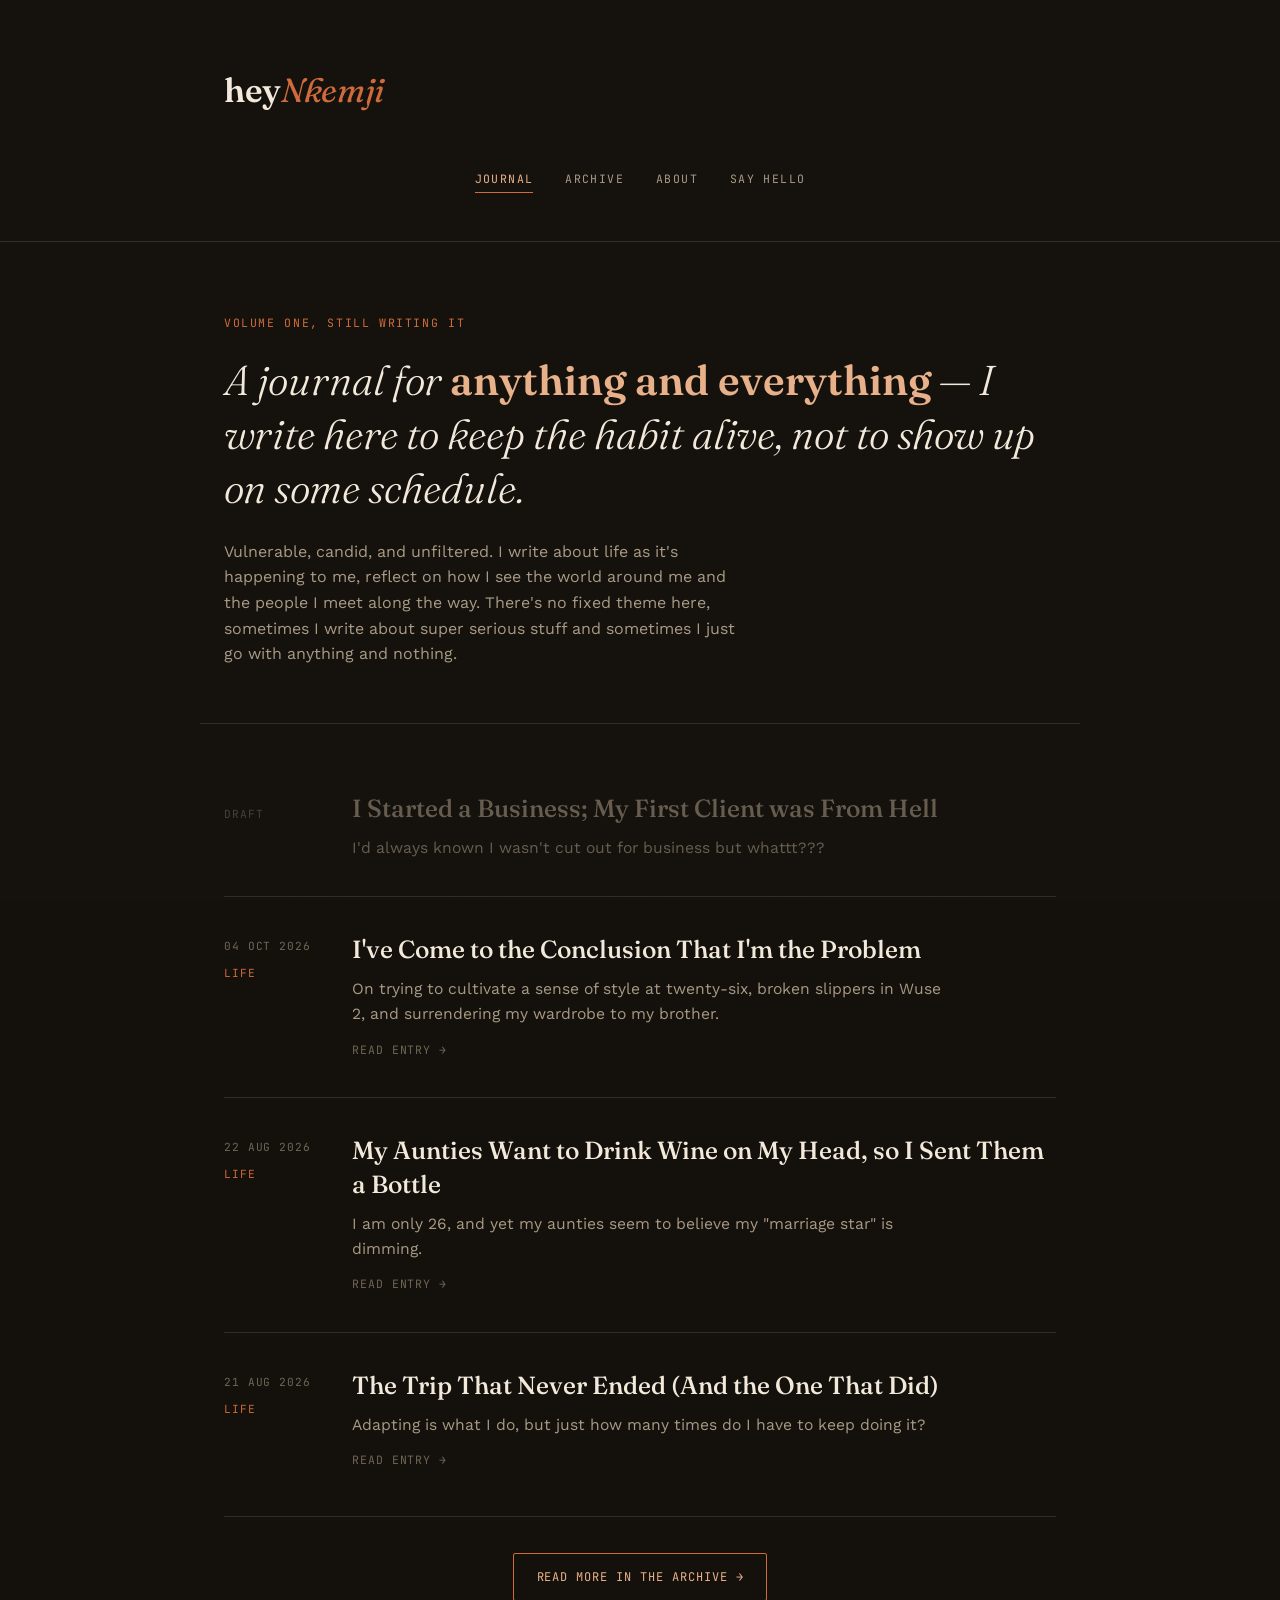
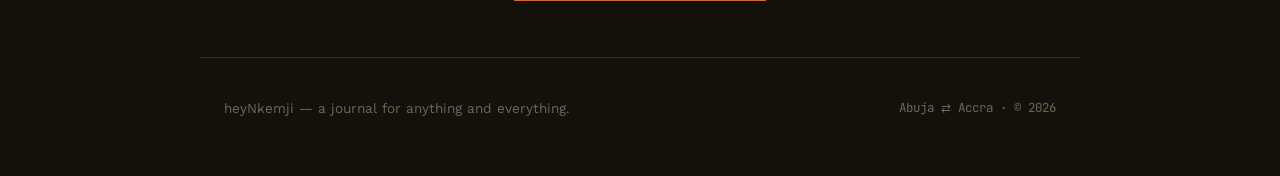
<file: index.html>
<!DOCTYPE html>
<html lang="en">
<head>
<!-- Google tag (gtag.js) -->
  <script async src="https://www.googletagmanager.com/gtag/js?id=G-J013FSRH0H"></script>
  <script>
    window.dataLayer = window.dataLayer || [];
    function gtag(){dataLayer.push(arguments);}
    gtag('js', new Date());

    gtag('config', 'G-J013FSRH0H');
  </script>
  <meta charset="UTF-8">
<meta name="viewport" content="width=device-width, initial-scale=1.0">
<title>heyNkemji — journal</title>
<meta name="description" content="A journal for anything and everything — written by Nkemji.">
<link rel="preconnect" href="https://fonts.googleapis.com">
<link rel="preconnect" href="https://fonts.gstatic.com" crossorigin>
<link href="https://fonts.googleapis.com/css2?family=Fraunces:ital,wght@0,300;0,500;0,600;1,300;1,400&family=Work+Sans:wght@400;500&family=JetBrains+Mono:wght@400;500&display=swap" rel="stylesheet">
<link rel="icon" type="image/png" href="/favicon.png">
<link rel="apple-touch-icon" href="/favicon.png">
<!-- Open Graph / Facebook / WhatsApp / LinkedIn -->
  <meta property="og:type" content="article">
  <meta property="og:site_name" content="heyNkemji">
  <meta property="og:title" content="heyNkemji — journal">
  <meta property="og:description" content="A journal for anything and everything — written by Nkemji.">
  <meta property="og:url" content="https://heynkemji.vercel.app/index.html">
  <meta property="og:image" content="https://heynkemji.vercel.app/og-image.jpg">
  <meta property="og:image:width" content="1200">
  <meta property="og:image:height" content="630">

  <!-- Twitter / X Cards -->
  <meta name="twitter:card" content="summary_large_image">
  <meta name="twitter:title" content="heyNkemji — journal">
  <meta name="twitter:description" content="A journal for anything and everything — written by Nkemji.">
  <meta name="twitter:image" content="https://heynkemji.vercel.app/og-image.jpg">
<link rel="stylesheet" href="css/styles.css">
</head>
<body>

<header class="masthead">
  <div class="masthead__top wrap">
    <a href="index.html" class="wordmark">hey<em>Nkemji</em></a>
    <button class="nav-toggle" aria-label="Toggle navigation" aria-expanded="false">
      <span></span><span></span><span></span>
    </button>
  </div>
  <nav class="site-nav" id="site-nav">
    <div class="wrap" style="display:flex; gap:2rem; flex-wrap:wrap;">
      <a href="index.html" aria-current="page">Journal</a>
      <a href="archive.html">Archive</a>
      <a href="about.html">About</a>
      <a href="contact.html">Say hello</a>
    </div>
  </nav>
</header>

<section class="intro wrap">
  <span class="intro__eyebrow">Volume one, still writing it</span>
  <p class="intro__statement">
    A journal for <strong>anything and everything</strong> — I write here to keep the habit alive, not to show up on some schedule.
  </p>
  <p class="intro__sub">
    Vulnerable, candid, and unfiltered. I write about life as it's happening to me, reflect on how I see the world around me and the people I meet along the way. There's no fixed theme here, sometimes I write about super serious stuff and sometimes I just go with anything and nothing.
</section>

<main class="wrap">
  <div class="entries">
<!-- ENTRIES:START -->
    <article class="entry entry--draft">
      <div class="entry__meta">
        <span class="tag">Draft</span>
      </div>
      <div>
        <h2 class="entry__title"><span>I Started a Business; My First Client was From Hell</span></h2>
        <p class="entry__excerpt">I'd always known I wasn't cut out for business but whattt???</p>
      </div>
    </article>

    <article class="entry">
      <div class="entry__meta">
        <time datetime="2026-10-04">04 Oct 2026</time>
        <span class="tag">Life</span>
      </div>
      <div>
        <h2 class="entry__title"><a href="ive-come-to-the-conclusion-that-im-the-problem.html">I've Come to the Conclusion That I'm the Problem</a></h2>
        <p class="entry__excerpt">On trying to cultivate a sense of style at twenty-six, broken slippers in Wuse 2, and surrendering my wardrobe to my brother.</p>
        <a class="entry__read" href="ive-come-to-the-conclusion-that-im-the-problem.html">Read entry</a>
      </div>
    </article>

    <article class="entry">
      <div class="entry__meta">
        <time datetime="2026-08-22">22 Aug 2026</time>
        <span class="tag">Life</span>
      </div>
      <div>
        <h2 class="entry__title"><a href="my-aunties-want-to-drink-wine-on-top-of-my-head.html">My Aunties Want to Drink Wine on My Head, so I Sent Them a Bottle</a></h2>
        <p class="entry__excerpt">I am only 26, and yet my aunties seem to believe my "marriage star" is dimming.</p>
        <a class="entry__read" href="my-aunties-want-to-drink-wine-on-top-of-my-head.html">Read entry</a>
      </div>
    </article>

    <article class="entry">
      <div class="entry__meta">
        <time datetime="2026-08-21">21 Aug 2026</time>
        <span class="tag">Life</span>
      </div>
      <div>
        <h2 class="entry__title"><a href="the-trip-that-never-ended.html">The Trip That Never Ended (And the One That Did)</a></h2>
        <p class="entry__excerpt">Adapting is what I do, but just how many times do I have to keep doing it?</p>
        <a class="entry__read" href="the-trip-that-never-ended.html">Read entry</a>
      </div>
    </article>

    <div class="entries__more">
      <a class="btn" href="archive.html">Read more in the archive →</a>
    </div>
<!-- ENTRIES:END -->
  </div>
</main>

<footer class="site-footer wrap">
  <p>heyNkemji — a journal for anything and everything.</p>
  <p class="footer-meta">Abuja ⇄ Accra · © <span id="year"></span></p>
</footer>

<script src="js/main.js"></script>
</body>
</html>
</file>
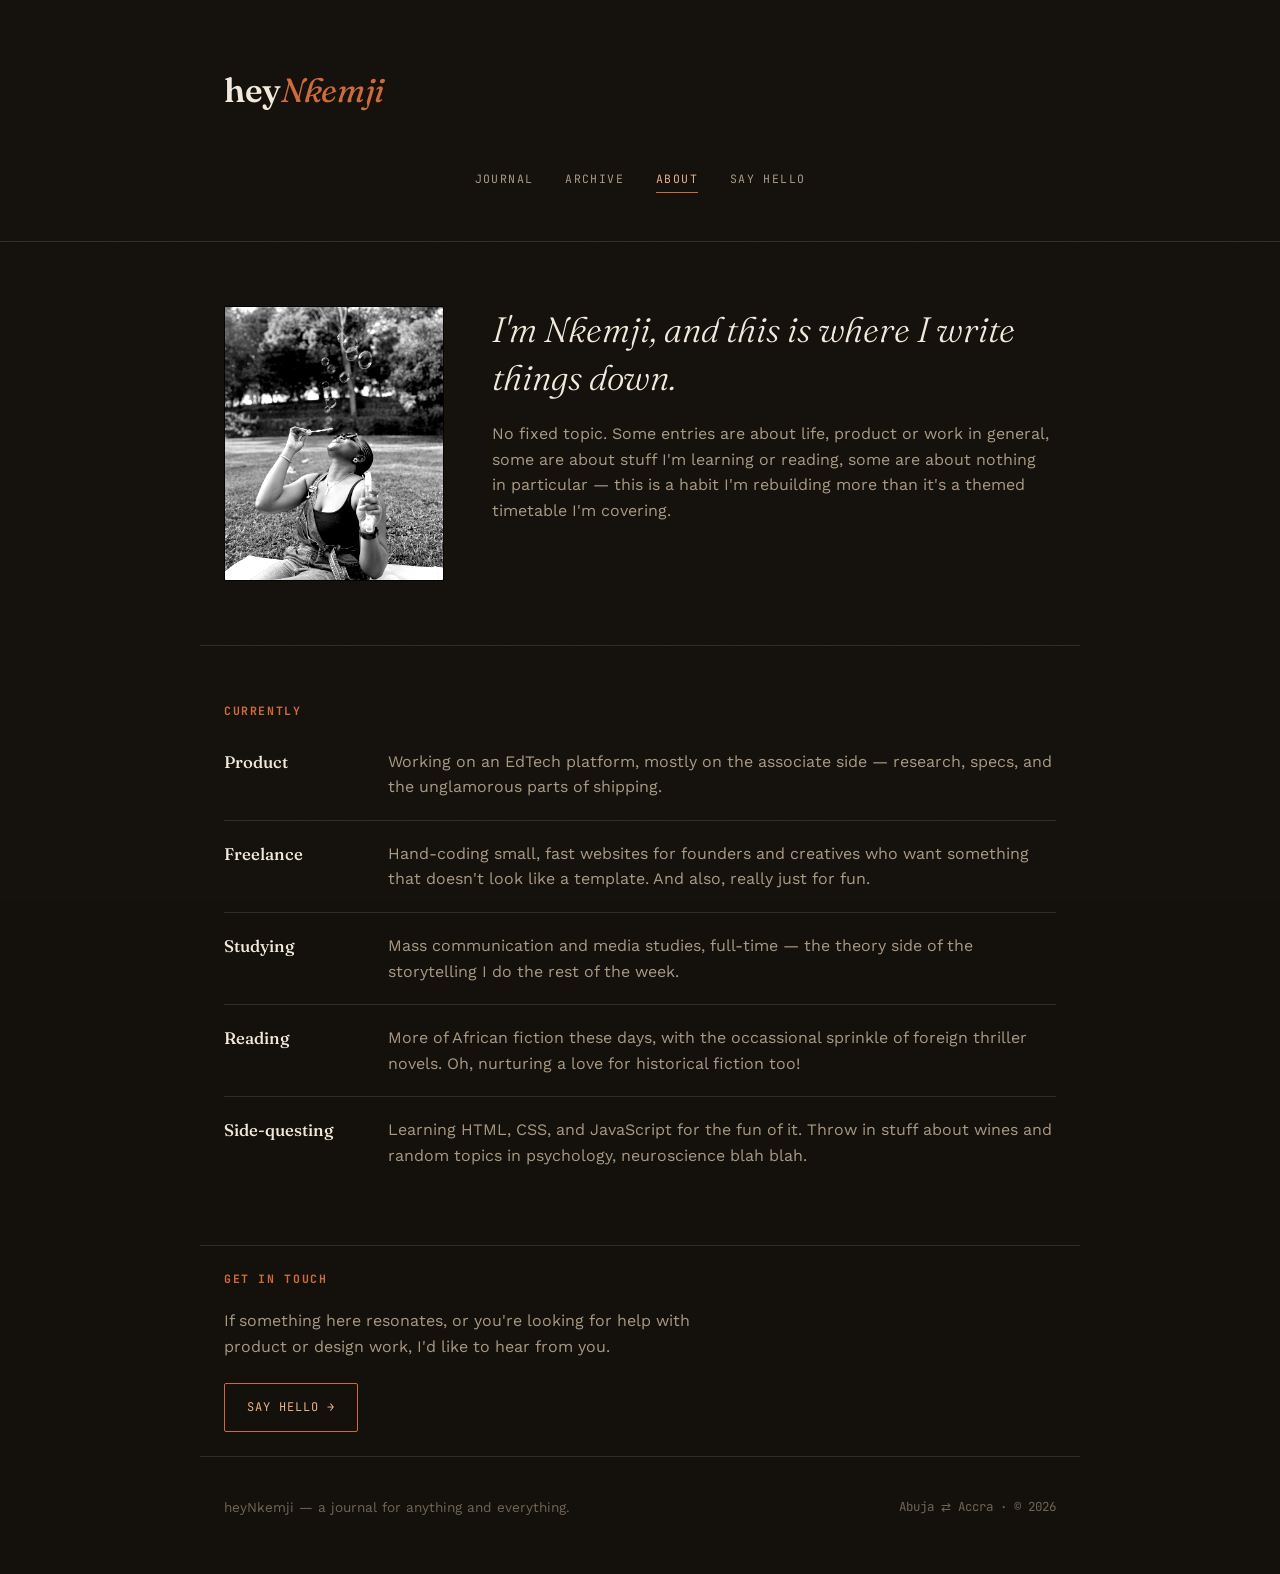
<file: about.html>
<!DOCTYPE html>
<html lang="en">
<head>
<!-- Google tag (gtag.js) -->
  <script async src="https://www.googletagmanager.com/gtag/js?id=G-J013FSRH0H"></script>
  <script>
    window.dataLayer = window.dataLayer || [];
    function gtag(){dataLayer.push(arguments);}
    gtag('js', new Date());

    gtag('config', 'G-J013FSRH0H');
  </script>
  <meta charset="UTF-8">
<meta name="viewport" content="width=device-width, initial-scale=1.0">
<title>About — heyNkemji</title>
<meta name="description" content="A bit about Nkemji — product, freelance design, and where the two overlap.">
<link rel="preconnect" href="https://fonts.googleapis.com">
<link rel="preconnect" href="https://fonts.gstatic.com" crossorigin>
<link href="https://fonts.googleapis.com/css2?family=Fraunces:ital,wght@0,300;0,500;0,600;1,300;1,400&family=Work+Sans:wght@400;500&family=JetBrains+Mono:wght@400;500&display=swap" rel="stylesheet">
<link rel="stylesheet" href="css/styles.css">
<link rel="icon" type="image/png" href="/favicon.png">
<link rel="apple-touch-icon" href="/favicon.png">

<!-- Open Graph / Facebook / WhatsApp / LinkedIn -->
  <meta property="og:type" content="article">
  <meta property="og:site_name" content="heyNkemji">
  <meta property="og:title" content="heyNkemji — journal">
  <meta property="og:description" content="A journal for anything and everything — written by Nkemji.">
  <meta property="og:url" content="https://heynkemji.vercel.app/index.html">
  <meta property="og:image" content="https://heynkemji.vercel.app/og-image.jpg">
  <meta property="og:image:width" content="1200">
  <meta property="og:image:height" content="630">

  <!-- Twitter / X Cards -->
  <meta name="twitter:card" content="summary_large_image">
  <meta name="twitter:title" content="heyNkemji — journal">
  <meta name="twitter:description" content="A journal for anything and everything — written by Nkemji.">
  <meta name="twitter:image" content="https://heynkemji.vercel.app/og-image.jpg">
</head>
<body>

<header class="masthead">
  <div class="masthead__top wrap">
    <a href="index.html" class="wordmark">hey<em>Nkemji</em></a>
    <button class="nav-toggle" aria-label="Toggle navigation" aria-expanded="false">
      <span></span><span></span><span></span>
    </button>
  </div>
  <nav class="site-nav" id="site-nav">
    <div class="wrap" style="display:flex; gap:2rem; flex-wrap:wrap;">
      <a href="index.html">Journal</a>
      <a href="archive.html">Archive</a>
      <a href="about.html" aria-current="page">About</a>
      <a href="contact.html">Say hello</a>
    </div>
  </nav>
</header>

<main>
  <section class="about-hero wrap">
    <div ><img src="about-portrait.jpg" class="about-portrait" alt="Nkemjikah"></div>
    
    <div>
      <h1>I'm Nkemji, and this is where I write things down.</h1>
      <p>No fixed topic. Some entries are about life, product or work in general, some are about stuff I'm learning or reading, some are about nothing in particular — this is a habit I'm rebuilding more than it's a themed timetable I'm covering.</p>
    </div>
  </section>

  <section class="about-list wrap">
    <h2>Currently</h2>
    <ul>
      <li>
        <strong>Product</strong>
        <span>Working on an EdTech platform, mostly on the associate side — research, specs, and the unglamorous parts of shipping.</span>
      </li>
      <li>
        <strong>Freelance</strong>
        <span>Hand-coding small, fast websites for founders and creatives who want something that doesn't look like a template. And also, really just for fun.</span>
      </li>
      <li>
        <strong>Studying</strong>
        <span>Mass communication and media studies, full-time — the theory side of the storytelling I do the rest of the week.</span>
      </li>
       <li>
        <strong>Reading</strong>
        <span>More of African fiction these days, with the occassional sprinkle of foreign thriller novels. Oh, nurturing a love for historical fiction too!</span>
      </li>
      <li>
        <strong>Side-questing</strong>
        <span>Learning HTML, CSS, and JavaScript for the fun of it. Throw in stuff about wines and random topics in psychology, neuroscience blah blah.</span>
      </li>
    </ul>
  </section>

  <section class="wrap">
    <h2 style="font-family: var(--font-mono); font-size: 0.72rem; letter-spacing: 0.14em; text-transform: uppercase; color: var(--accent); margin-bottom: 1.25rem;">Get in touch</h2>
    <p style="color: var(--ink-dim); max-width: 52ch; margin-bottom: 1.5rem;">If something here resonates, or you're looking for help with product or design work, I'd like to hear from you.</p>
    <a class="btn" href="contact.html">Say hello →</a>
  </section>
</main>

<footer class="site-footer wrap">
  <p>heyNkemji — a journal for anything and everything.</p>
  <p class="footer-meta">Abuja ⇄ Accra · © <span id="year"></span></p>
</footer>

<script src="js/main.js"></script>
</body>
</html>
</file>
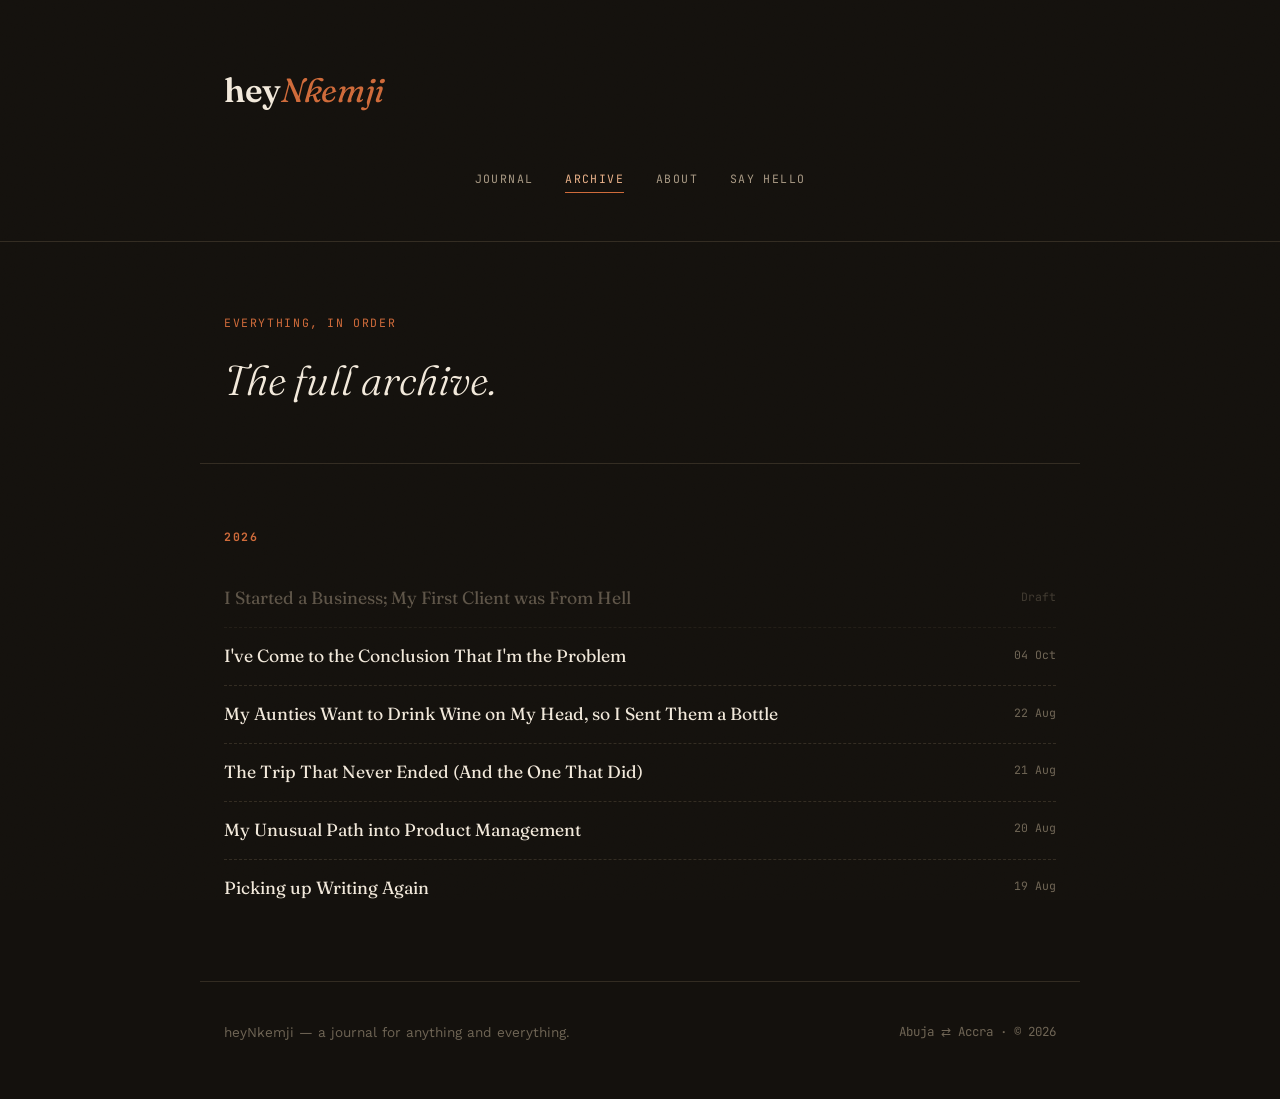
<file: archive.html>
<!DOCTYPE html>
<html lang="en">
<head>
<!-- Google tag (gtag.js) -->
  <script async src="https://www.googletagmanager.com/gtag/js?id=G-J013FSRH0H"></script>
  <script>
    window.dataLayer = window.dataLayer || [];
    function gtag(){dataLayer.push(arguments);}
    gtag('js', new Date());

    gtag('config', 'G-J013FSRH0H');
  </script>
  <meta charset="UTF-8">
<meta name="viewport" content="width=device-width, initial-scale=1.0">
<title>Archive — heyNkemji</title>
<meta name="description" content="Every entry, grouped by year.">
<link rel="preconnect" href="https://fonts.googleapis.com">
<link rel="preconnect" href="https://fonts.gstatic.com" crossorigin>
<link href="https://fonts.googleapis.com/css2?family=Fraunces:ital,wght@0,300;0,500;0,600;1,300;1,400&family=Work+Sans:wght@400;500&family=JetBrains+Mono:wght@400;500&display=swap" rel="stylesheet">
<link rel="icon" type="image/png" href="/favicon.png">
<link rel="apple-touch-icon" href="/favicon.png">
<!-- Open Graph / Facebook / WhatsApp / LinkedIn -->
  <meta property="og:type" content="article">
  <meta property="og:site_name" content="heyNkemji">
  <meta property="og:title" content="heyNkemji — journal">
  <meta property="og:description" content="A journal for anything and everything — written by Nkemji.">
  <meta property="og:url" content="https://heynkemji.vercel.app/index.html">
  <meta property="og:image" content="https://heynkemji.vercel.app/og-image.jpg">
  <meta property="og:image:width" content="1200">
  <meta property="og:image:height" content="630">

  <!-- Twitter / X Cards -->
  <meta name="twitter:card" content="summary_large_image">
  <meta name="twitter:title" content="heyNkemji — journal">
  <meta name="twitter:description" content="A journal for anything and everything — written by Nkemji.">
  <meta name="twitter:image" content="https://heynkemji.vercel.app/og-image.jpg">
<link rel="stylesheet" href="css/styles.css">
</head>
<body>

<header class="masthead">
  <div class="masthead__top wrap">
    <a href="index.html" class="wordmark">hey<em>Nkemji</em></a>
    <button class="nav-toggle" aria-label="Toggle navigation" aria-expanded="false">
      <span></span><span></span><span></span>
    </button>
  </div>
  <nav class="site-nav" id="site-nav">
    <div class="wrap" style="display:flex; gap:2rem; flex-wrap:wrap;">
      <a href="index.html">Journal</a>
      <a href="archive.html" aria-current="page">Archive</a>
      <a href="about.html">About</a>
      <a href="contact.html">Say hello</a>
    </div>
  </nav>
</header>

<section class="intro wrap">
  <span class="intro__eyebrow">Everything, in order</span>
  <p class="intro__statement">The full archive.</p>
</section>

<main class="wrap">
<!-- ARCHIVE:START -->
  <div class="archive-year">
    <h2>2026</h2>
    <div class="archive-row archive-row--draft">
      <span>I Started a Business; My First Client was From Hell</span>
      <span class="archive-date">Draft</span>
    </div>
    <div class="archive-row">
      <a href="ive-come-to-the-conclusion-that-im-the-problem.html">I've Come to the Conclusion That I'm the Problem</a>
      <span class="archive-date">04 Oct</span>
    </div>
    <div class="archive-row">
      <a href="my-aunties-want-to-drink-wine-on-top-of-my-head.html">My Aunties Want to Drink Wine on My Head, so I Sent Them a Bottle</a>
      <span class="archive-date">22 Aug</span>
    </div>
    <div class="archive-row">
      <a href="the-trip-that-never-ended.html">The Trip That Never Ended (And the One That Did)</a>
      <span class="archive-date">21 Aug</span>
    </div>
    <div class="archive-row">
      <a href="notes-on-becoming-a-product-manager.html">My Unusual Path into Product Management</a>
      <span class="archive-date">20 Aug</span>
    </div>
    <div class="archive-row">
      <a href="picking-up-writing-again.html">Picking up Writing Again</a>
      <span class="archive-date">19 Aug</span>
    </div>
  </div>
<!-- ARCHIVE:END -->
</main>

<footer class="site-footer wrap">
  <p>heyNkemji — a journal for anything and everything.</p>
  <p class="footer-meta">Abuja ⇄ Accra · © <span id="year"></span></p>
</footer>

<script src="js/main.js"></script>
</body>
</html>
</file>
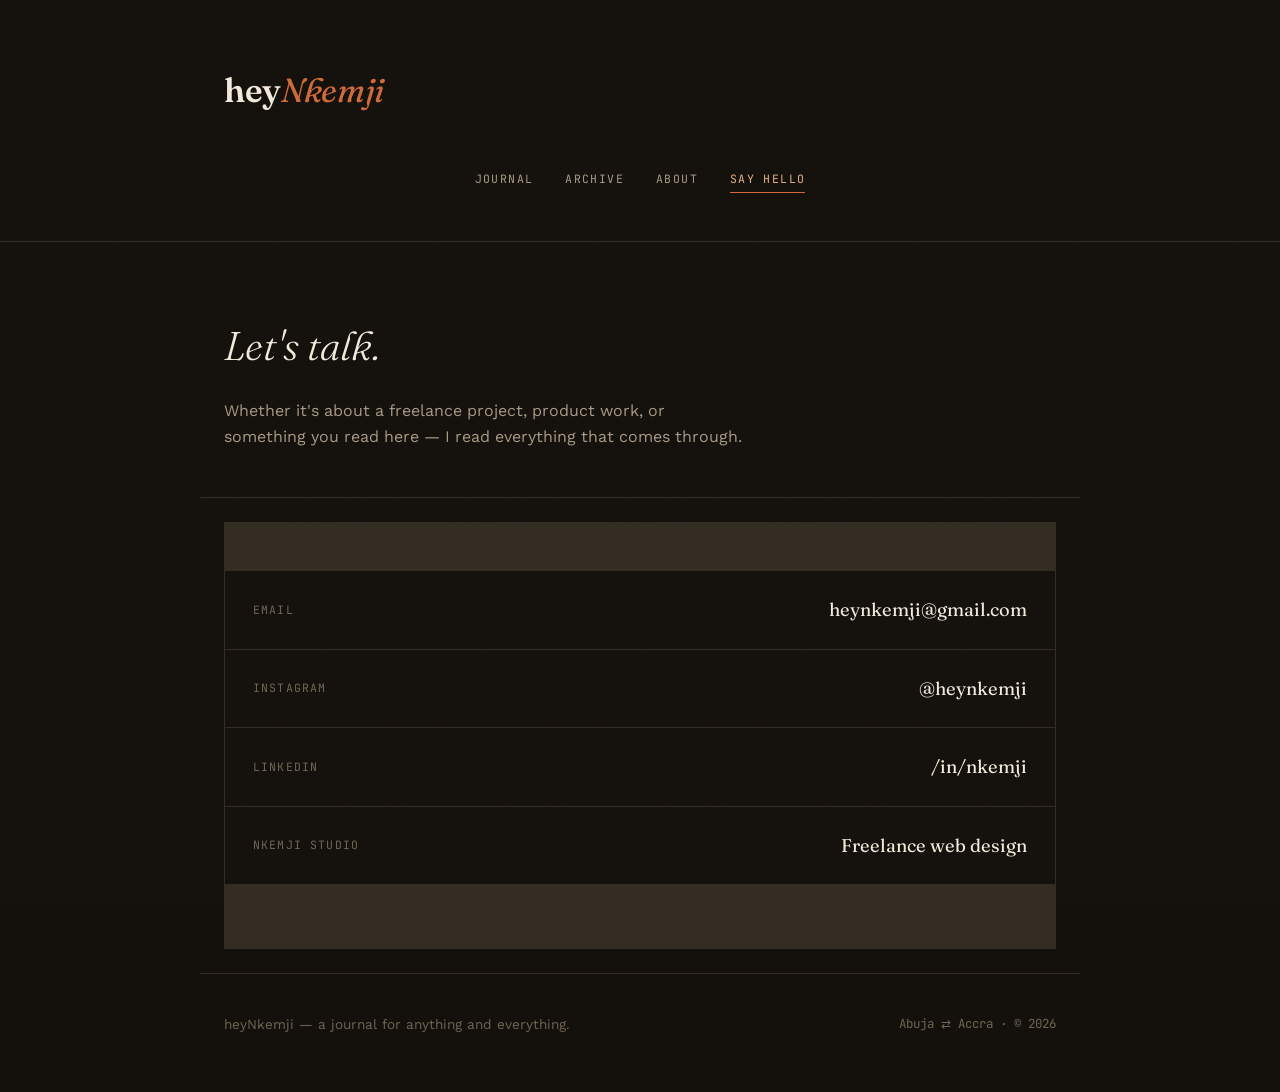
<file: contact.html>
<!DOCTYPE html>
<html lang="en">
<head>
<!-- Google tag (gtag.js) -->
  <script async src="https://www.googletagmanager.com/gtag/js?id=G-J013FSRH0H"></script>
  <script>
    window.dataLayer = window.dataLayer || [];
    function gtag(){dataLayer.push(arguments);}
    gtag('js', new Date());

    gtag('config', 'G-J013FSRH0H');
  </script>
  <meta charset="UTF-8">
<meta name="viewport" content="width=device-width, initial-scale=1.0">
<title>Say hello — heyNkemji</title>
<meta name="description" content="Get in touch with Nkemji.">
<link rel="preconnect" href="https://fonts.googleapis.com">
<link rel="preconnect" href="https://fonts.gstatic.com" crossorigin>
<link href="https://fonts.googleapis.com/css2?family=Fraunces:ital,wght@0,300;0,500;0,600;1,300;1,400&family=Work+Sans:wght@400;500&family=JetBrains+Mono:wght@400;500&display=swap" rel="stylesheet">
<link rel="icon" type="image/png" href="/favicon.png">
<link rel="apple-touch-icon" href="/favicon.png">
<!-- Open Graph / Facebook / WhatsApp / LinkedIn -->
  <meta property="og:type" content="article">
  <meta property="og:site_name" content="heyNkemji">
  <meta property="og:title" content="heyNkemji — journal">
  <meta property="og:description" content="A journal for anything and everything — written by Nkemji.">
  <meta property="og:url" content="https://heynkemji.vercel.app/index.html">
  <meta property="og:image" content="https://heynkemji.vercel.app/og-image.jpg">
  <meta property="og:image:width" content="1200">
  <meta property="og:image:height" content="630">

  <!-- Twitter / X Cards -->
  <meta name="twitter:card" content="summary_large_image">
  <meta name="twitter:title" content="heyNkemji — journal">
  <meta name="twitter:description" content="A journal for anything and everything — written by Nkemji.">
  <meta name="twitter:image" content="https://heynkemji.vercel.app/og-image.jpg">
<link rel="stylesheet" href="css/styles.css">
</head>
<body>

<header class="masthead">
  <div class="masthead__top wrap">
    <a href="index.html" class="wordmark">hey<em>Nkemji</em></a>
    <button class="nav-toggle" aria-label="Toggle navigation" aria-expanded="false">
      <span></span><span></span><span></span>
    </button>
  </div>
  <nav class="site-nav" id="site-nav">
    <div class="wrap" style="display:flex; gap:2rem; flex-wrap:wrap;">
      <a href="index.html">Journal</a>
      <a href="archive.html">Archive</a>
      <a href="about.html">About</a>
      <a href="contact.html" aria-current="page">Say hello</a>
    </div>
  </nav>
</header>

<main>
  <section class="contact-hero wrap">
    <h1>Let's talk.</h1>
    <p>Whether it's about a freelance project, product work, or something you read here — I read everything that comes through.</p>
  </section>

  <section class="wrap">
    <div class="contact-links">
      <a href="mailto:heynkemji@gmail.com">
        <span class="label">Email</span>
        <span class="value">heynkemji@gmail.com</span>
      </a>
      <a href="https://www.instagram.com/heynkemji" target="_blank" rel="noopener">
        <span class="label">Instagram</span>
        <span class="value">@heynkemji</span>
      </a>
      <a href="https://www.linkedin.com/in/thepreciouschuckson/" target="_blank" rel="noopener">
        <span class="label">LinkedIn</span>
        <span class="value">/in/nkemji</span>
      </a>
      <a href="https://nkemjistudio.vercel.app" target="_blank" rel="noopener">
        <span class="label">Nkemji Studio</span>
        <span class="value">Freelance web design</span>
      </a>
    </div>
  </section>
</main>

<footer class="site-footer wrap">
  <p>heyNkemji — a journal for anything and everything.</p>
  <p class="footer-meta">Abuja ⇄ Accra · © <span id="year"></span></p>
</footer>

<script src="js/main.js"></script>
</body>
</html>
</file>
<file: css/styles.css>
/* ==========================================================================
   heyNkemji — stylesheet
   A dark, editorial personal journal. Warm espresso background, burnt-orange
   accent, Fraunces for voice, Work Sans for reading, JetBrains Mono for
   marginalia (dates, tags, labels).
   ========================================================================== */

:root {
  --bg: #14110d;
  --bg-alt: #1c1812;
  --bg-raised: #221c15;
  --ink: #f2e9db;
  --ink-dim: #a89984;
  --ink-faint: #6f6555;
  --accent: #cf6a3a;
  --accent-soft: #e8b088;
  --line: #332c22;

  --font-display: "Fraunces", Georgia, serif;
  --font-body: "Work Sans", -apple-system, BlinkMacSystemFont, sans-serif;
  --font-mono: "JetBrains Mono", ui-monospace, Menlo, monospace;

  --wrap: 880px;
  --wrap-wide: 1040px;
}

/* -------------------- reset -------------------- */
*, *::before, *::after { box-sizing: border-box; }
html { scroll-behavior: smooth; }
body {
  margin: 0;
  background: var(--bg);
  color: var(--ink);
  font-family: var(--font-body);
  font-size: 16px;
  line-height: 1.6;
  -webkit-font-smoothing: antialiased;
  position: relative;
}
img { max-width: 100%; display: block; }
a { color: inherit; text-decoration: none; }
ul { list-style: none; margin: 0; padding: 0; }
h1, h2, h3, p { margin: 0; }
button { font: inherit; background: none; border: none; color: inherit; cursor: pointer; }

/* film-grain atmosphere, signature texture across every page */
body::before {
  content: "";
  position: fixed;
  inset: 0;
  z-index: 999;
  pointer-events: none;
  opacity: 0.045;
  mix-blend-mode: overlay;
  background-image: url("data:image/svg+xml,%3Csvg xmlns='http://www.w3.org/2000/svg' width='160' height='160'%3E%3Cfilter id='n'%3E%3CfeTurbulence type='fractalNoise' baseFrequency='0.9' numOctaves='2' stitchTiles='stitch'/%3E%3C/filter%3E%3Crect width='100%25' height='100%25' filter='url(%23n)'/%3E%3C/svg%3E");
}

@media (prefers-reduced-motion: reduce) {
  html { scroll-behavior: auto; }
  * { animation-duration: 0.001ms !important; transition-duration: 0.001ms !important; }
}

:focus-visible {
  outline: 2px solid var(--accent);
  outline-offset: 3px;
}

.wrap { max-width: var(--wrap); margin: 0 auto; padding: 1.5rem; }
.wrap--wide { max-width: var(--wrap-wide); }

/* -------------------- links with a hand-drawn underline -------------------- */
.inline-link {
  position: relative;
  color: var(--ink);
  border-bottom: 1px solid var(--ink-faint);
  transition: border-color 0.2s ease, color 0.2s ease;
}
.inline-link:hover { color: var(--accent-soft); border-color: var(--accent); }

/* -------------------- masthead -------------------- */
.masthead {
  border-bottom: 1px solid var(--line);
  padding-top: 2.5rem;
}
.masthead__top {
  display: flex;
  align-items: center;
  justify-content: space-between;
  padding-bottom: 1.75rem;
}
.wordmark {
  font-family: var(--font-display);
  font-weight: 600;
  font-size: clamp(1.6rem, 3vw, 2.1rem);
  letter-spacing: -0.01em;
  color: var(--ink);
}
.wordmark em {
  font-style: italic;
  font-weight: 400;
  color: var(--accent);
}

.nav-toggle {
  display: none;
  flex-direction: column;
  gap: 5px;
  padding: 6px;
}
.nav-toggle span {
  width: 22px;
  height: 2px;
  background: var(--ink);
  border-radius: 2px;
  transition: transform 0.2s ease, opacity 0.2s ease;
}

.site-nav {
  display: flex;
  gap: 2rem;
  padding-bottom: 1.5rem;
  font-family: var(--font-mono);
  font-size: 0.72rem;
  letter-spacing: 0.12em;
  text-transform: uppercase;
}
.site-nav a {
  color: var(--ink-dim);
  padding-bottom: 4px;
  border-bottom: 1px solid transparent;
  transition: color 0.2s ease, border-color 0.2s ease;
}
.site-nav a:hover,
.site-nav a[aria-current="page"] {
  color: var(--accent-soft);
  border-color: var(--accent);
}

@media (max-width: 640px) {
  .nav-toggle { display: flex; }
  .site-nav {
    flex-direction: column;
    gap: 1rem;
    max-height: 0;
    overflow: hidden;
    padding-bottom: 0;
    transition: max-height 0.25s ease;
  }
  .site-nav.is-open {
    max-height: 260px;
    padding-bottom: 1.5rem;
  }
}

/* -------------------- hero / intro -------------------- */
.intro {
  padding-top: 4.5rem;
  padding-bottom: 3.5rem;
  border-bottom: 1px solid var(--line);
}
.intro__eyebrow {
  font-family: var(--font-mono);
  font-size: 0.72rem;
  letter-spacing: 0.14em;
  text-transform: uppercase;
  color: var(--accent);
  margin-bottom: 1.25rem;
  display: block;
}
.intro__statement {
  font-family: var(--font-display);
  font-weight: 300;
  font-style: italic;
  font-size: clamp(1.6rem, 4vw, 2.6rem);
  line-height: 1.3;
  color: var(--ink);
  max-width: 34ch;
}
.intro__statement strong {
  font-style: normal;
  font-weight: 600;
  color: var(--accent-soft);
}
.intro__sub {
  margin-top: 1.5rem;
  color: var(--ink-dim);
  max-width: 52ch;
  font-size: 1rem;
}

/* -------------------- entry list (the gutter layout) -------------------- */
.entries { padding: 0.5rem 0 2rem; }
.entry {
  display: grid;
  grid-template-columns: 96px 1fr;
  gap: 2rem;
  padding: 2.25rem 0;
  border-top: 1px solid var(--line);
}
.entry:first-child { border-top: none; }
.entry__meta {
  font-family: var(--font-mono);
  font-size: 0.7rem;
  letter-spacing: 0.08em;
  text-transform: uppercase;
  color: var(--ink-faint);
  padding-top: 0.3rem;
}
.entry__meta .tag {
  display: block;
  margin-top: 0.6rem;
  color: var(--accent);
}
.entry__title {
  font-family: var(--font-display);
  font-weight: 500;
  font-size: clamp(1.2rem, 2.4vw, 1.55rem);
  line-height: 1.35;
}
.entry__title a { transition: color 0.2s ease; }
.entry__title a:hover { color: var(--accent-soft); }
.entry__excerpt {
  margin-top: 0.6rem;
  color: var(--ink-dim);
  font-size: 0.98rem;
  max-width: 60ch;
}
.entry__read {
  display: inline-block;
  margin-top: 0.9rem;
  font-family: var(--font-mono);
  font-size: 0.72rem;
  letter-spacing: 0.08em;
  text-transform: uppercase;
  color: var(--ink-faint);
}
.entry__read::after { content: " →"; }

.entries__more {
  text-align: center;
  padding-top: 2.25rem;
  margin-top: 0.5rem;
  border-top: 1px solid var(--line);
}

@media (max-width: 640px) {
  .entry { grid-template-columns: 1fr; gap: 0.6rem; }
  .entry__meta { display: flex; align-items: center; gap: 1rem; }
  .entry__meta .tag { margin-top: 0; }
}

/* draft entries: visible in the feed as "coming up", but not clickable */
.entry--draft { opacity: 0.55; }
.entry--draft .entry__title span { color: var(--ink-dim); cursor: default; }
.entry--draft .tag { color: var(--ink-faint); }

/* -------------------- buttons -------------------- */
.btn {
  display: inline-flex;
  align-items: center;
  gap: 0.5rem;
  font-family: var(--font-mono);
  font-size: 0.75rem;
  letter-spacing: 0.08em;
  text-transform: uppercase;
  padding: 0.85rem 1.4rem;
  border: 1px solid var(--accent);
  color: var(--accent-soft);
  border-radius: 2px;
  transition: background 0.2s ease, color 0.2s ease;
}
.btn:hover { background: var(--accent); color: var(--bg); }

/* -------------------- footer -------------------- */
.site-footer {
  border-top: 1px solid var(--line);
  padding: 2.5rem 1.5rem 3.5rem;
  display: flex;
  flex-wrap: wrap;
  justify-content: space-between;
  gap: 0.5rem;
  color: var(--ink-faint);
  font-size: 0.85rem;
}
.footer-meta { font-family: var(--font-mono); font-size: 0.78rem; }

/* -------------------- about page -------------------- */
.about-hero {
  display: grid;
  grid-template-columns: 220px 1fr;
  gap: 3rem;
  padding-top: 4rem;
  padding-bottom: 4rem;
  border-bottom: 1px solid var(--line);
  align-items: start;
}
.about-portrait {
  aspect-ratio: 4 / 5;
  background: var(--bg-alt);
  border: 1px solid var(--line);
  border-radius: 2px;
  display: flex;
  align-items: center;
  justify-content: center;
  object-fit: cover;
  filter: grayscale(100%) contrast(1.5);
}
.about-hero h1 {
  font-family: var(--font-display);
  font-weight: 300;
  font-style: italic;
  font-size: clamp(1.5rem, 3.4vw, 2.2rem);
  line-height: 1.35;
  color: var(--ink);
}
.about-hero p { margin-top: 1.25rem; color: var(--ink-dim); max-width: 56ch; }

.about-list {
  padding-top: 3.5rem;
  padding-bottom: 3.5rem;
  border-bottom: 1px solid var(--line);
}
.about-list h2 {
  font-family: var(--font-mono);
  font-size: 0.72rem;
  letter-spacing: 0.14em;
  text-transform: uppercase;
  color: var(--accent);
  margin-bottom: 1.75rem;
}
.about-list ul { display: grid; gap: 1.25rem; }
.about-list li {
  display: grid;
  grid-template-columns: 140px 1fr;
  gap: 1.5rem;
  padding-bottom: 1.25rem;
  border-bottom: 1px solid var(--line);
  color: var(--ink-dim);
}
.about-list li:last-child { border-bottom: none; }
.about-list li strong {
  font-family: var(--font-display);
  font-weight: 500;
  color: var(--ink);
  font-size: 1.05rem;
}

@media (max-width: 640px) {
  .about-hero { grid-template-columns: 1fr; }
  .about-portrait { max-width: 220px; }
  .about-list li { grid-template-columns: 1fr; gap: 0.35rem; }
}

/* -------------------- contact page -------------------- */
.contact-hero {
  padding-top: 4.5rem;
  padding-bottom: 3rem;
  border-bottom: 1px solid var(--line);
}
.contact-hero h1 {
  font-family: var(--font-display);
  font-weight: 300;
  font-style: italic;
  font-size: clamp(1.7rem, 4vw, 2.5rem);
  max-width: 20ch;
}
.contact-hero p { margin-top: 1.25rem; color: var(--ink-dim); max-width: 52ch; }

.contact-links {
  padding: 3rem 0 4rem;
  display: grid;
  gap: 1px;
  background: var(--line);
  border: 1px solid var(--line);
}
.contact-links a {
  background: var(--bg);
  padding: 1.5rem 1.75rem;
  display: flex;
  justify-content: space-between;
  align-items: center;
  transition: background 0.2s ease;
}
.contact-links a:hover { background: var(--bg-alt); }
.contact-links .label {
  font-family: var(--font-mono);
  font-size: 0.72rem;
  letter-spacing: 0.1em;
  text-transform: uppercase;
  color: var(--ink-faint);
}
.contact-links .value {
  font-family: var(--font-display);
  font-size: 1.15rem;
  color: var(--ink);
}
.contact-links a:hover .value { color: var(--accent-soft); }

/* -------------------- single post -------------------- */
.post-header {
  padding-top: 4rem;
  padding-bottom: 2.5rem;
  border-bottom: 1px solid var(--line);
}
.post-header .entry__meta {
  display: flex;
  gap: 1.25rem;
  align-items: center;
  padding-top: 0;
  margin-bottom: 1.5rem;
}
.post-header h1 {
  font-family: var(--font-display);
  font-weight: 500;
  font-size: clamp(1.9rem, 5vw, 3rem);
  line-height: 1.2;
  max-width: 20ch;
}
.post-header .dek {
  margin-top: 1.25rem;
  color: var(--ink-dim);
  font-size: 1.1rem;
  max-width: 56ch;
}

.post-body {
  display: grid;
  grid-template-columns: 96px 1fr;
  gap: 2rem;
  padding-top: 3rem;
  padding-bottom: 3rem;
}
.post-body__gutter {
  font-family: var(--font-mono);
  font-size: 0.7rem;
  letter-spacing: 0.08em;
  text-transform: uppercase;
  color: var(--ink-faint);
  position: sticky;
  top: 2rem;
  align-self: start;
}
.post-body__gutter span { display: block; margin-bottom: 1rem; }
.post-body__content { max-width: 66ch; font-size: 1.05rem; color: var(--ink); }
.post-body__content p { margin-bottom: 1.4rem; }
.post-body__content h2 {
  font-family: var(--font-display);
  font-weight: 500;
  font-size: 1.5rem;
  margin: 1rem 0 1rem;
  color: var(--ink);
}
.post-body__content h2:first-child {
  margin: 0rem 0 1rem;
}
.post-body__content blockquote {
  margin: 2.5rem 0;
  padding-left: 1.5rem;
  border-left: 2px solid var(--accent);
  font-family: var(--font-display);
  font-style: italic;
  font-size: 1.3rem;
  color: var(--accent-soft);
  line-height: 1.5;
}

@media (max-width: 640px) {
  .post-body { grid-template-columns: 1fr; }
  .post-body__gutter {
    position: static;
    display: flex;
    gap: 1.25rem;
    flex-wrap: wrap;
  }
}

.post-nav {
  border-top: 1px solid var(--line);
  padding-top: 2.5rem;
  padding-bottom: 3.5rem;
  display: grid;
  grid-template-columns: 1fr 1fr;
  gap: 1.5rem;
}
.post-nav a {
  padding: 1.5rem;
  border: 1px solid var(--line);
  transition: border-color 0.2s ease;
}
.post-nav a:hover { border-color: var(--accent); }
.post-nav .label {
  font-family: var(--font-mono);
  font-size: 0.68rem;
  letter-spacing: 0.1em;
  text-transform: uppercase;
  color: var(--ink-faint);
}
.post-nav .title {
  margin-top: 0.5rem;
  font-family: var(--font-display);
  font-size: 1.05rem;
  color: var(--ink);
}
.post-nav .next { text-align: right; }

@media (max-width: 640px) {
  .post-nav { grid-template-columns: 1fr; }
  .post-nav .next { text-align: left; }
}

/* -------------------- archive page -------------------- */
.archive-year {
  padding: 2.5rem 0;
  border-top: 1px solid var(--line);
}
.archive-year:first-of-type { border-top: none; }
.archive-year h2 {
  font-family: var(--font-mono);
  font-size: 0.72rem;
  letter-spacing: 0.14em;
  color: var(--accent);
  margin-bottom: 1.5rem;
}
.archive-row {
  display: flex;
  justify-content: space-between;
  gap: 1.5rem;
  padding: 0.9rem 0;
  border-bottom: 1px dashed var(--line);
}
.archive-row:last-child { border-bottom: none; }
.archive-row a {
  font-family: var(--font-display);
  font-size: 1.1rem;
  color: var(--ink);
  transition: color 0.2s ease;
}
.archive-row a:hover { color: var(--accent-soft); }
.archive-row .archive-date {
  font-family: var(--font-mono);
  font-size: 0.72rem;
  color: var(--ink-faint);
  white-space: nowrap;
  padding-top: 0.2rem;
}
.archive-row--draft { opacity: 0.5; }
.archive-row--draft span:first-child {
  font-family: var(--font-display);
  font-size: 1.1rem;
  color: var(--ink-dim);
}

/* ==========================================================================
   Comments Section
   ========================================================================== */

.comments-section {
  width: 100%;
  max-width: var(--content-width, 680px); /* Matches post max-width */
  margin: 3.5rem auto 2rem auto;
  padding: 2.5rem 1.5rem 0 1.5rem; /* 1.5rem side gutters prevent touching screen edge */
  border-top: 1px solid rgba(255, 255, 255, 0.08);
  box-sizing: border-box;
}

/* Matches exact "THOUGHTS?" label styling */
.comments-title {
 
  font-family: var(--font-mono, monospace, -apple-system, sans-serif);
  font-size: 0.8rem;
  font-weight: 700;
  text-transform: uppercase;
  letter-spacing: 0.14em;
 color: var(--accent);
  margin-bottom: 0.75rem;
}

.comment-form {
  display: flex;
  flex-direction: column;
  gap: 0.75rem;
  margin-bottom: 2.5rem;
  width: 100%;
}

.form-row {
  display: flex;
  gap: 0.75rem;
  width: 100%;
}

.comment-form input,
.comment-form textarea {
  width: 100%;
  padding: 0.75rem 0.9rem;
  background: rgba(255, 255, 255, 0.02);
  border: 1px solid rgba(255, 255, 255, 0.12);
  border-radius: 6px;
  color: #e5e5e5;
  font-family: inherit;
  font-size: 0.9rem;
  box-sizing: border-box;
  transition: border-color 0.2s ease, background 0.2s ease;
}

.comment-form input::placeholder,
.comment-form textarea::placeholder {
  color: rgba(255, 255, 255, 0.35);
  font-size: 0.88rem;
}

.comment-form input:focus,
.comment-form textarea:focus {
  outline: none;
  border-color: #c96b3b;
  background: rgba(255, 255, 255, 0.04);
}

.comment-form button {
  align-self: flex-start;
  padding: 0.65rem 1.4rem;
  background: #c96b3b;
  color: #141211;
  border: none;
  border-radius: 6px;
  cursor: pointer;
  font-weight: 600;
  font-size: 0.9rem;
  transition: opacity 0.2s ease;
}

.comment-form button:hover {
  opacity: 0.9;
}

.comment-form button:disabled {
  opacity: 0.4;
  cursor: not-allowed;
}

/* Rendered comments */
.comment-item {
  padding: 1rem 0;
  border-bottom: 1px solid rgba(255, 255, 255, 0.05);
}

.nomargin { margin: 0; }

.comment-header {
  display: flex;
  justify-content: space-between;
  align-items: baseline;
  margin-bottom: 0.4rem;
}

.comment-author {
  color: #fff;
  font-size: 0.9rem;
  font-weight: 600;
}

.comment-header time {
  color: rgba(255, 255, 255, 0.35);
  font-size: 0.75rem;
  font-family: var(--font-mono, monospace);
}

.comment-content {
  color: rgba(255, 255, 255, 0.8);
  font-size: 0.92rem;
  line-height: 1.6;
}

.loading-state,
.empty-state,
.error-state {
  color: rgba(255, 255, 255, 0.4);
  font-size: 0.85rem;
  font-style: italic;
}

/* Mobile viewport adjustments */
@media (max-width: 640px) {
  .comments-section {
    padding-left: 1.25rem;
    padding-right: 1.25rem;
  }

  .form-row {
    flex-direction: column;
    gap: 0.75rem;
  }

  .comment-form button {
    width: 100%;
  }
}
</file>
